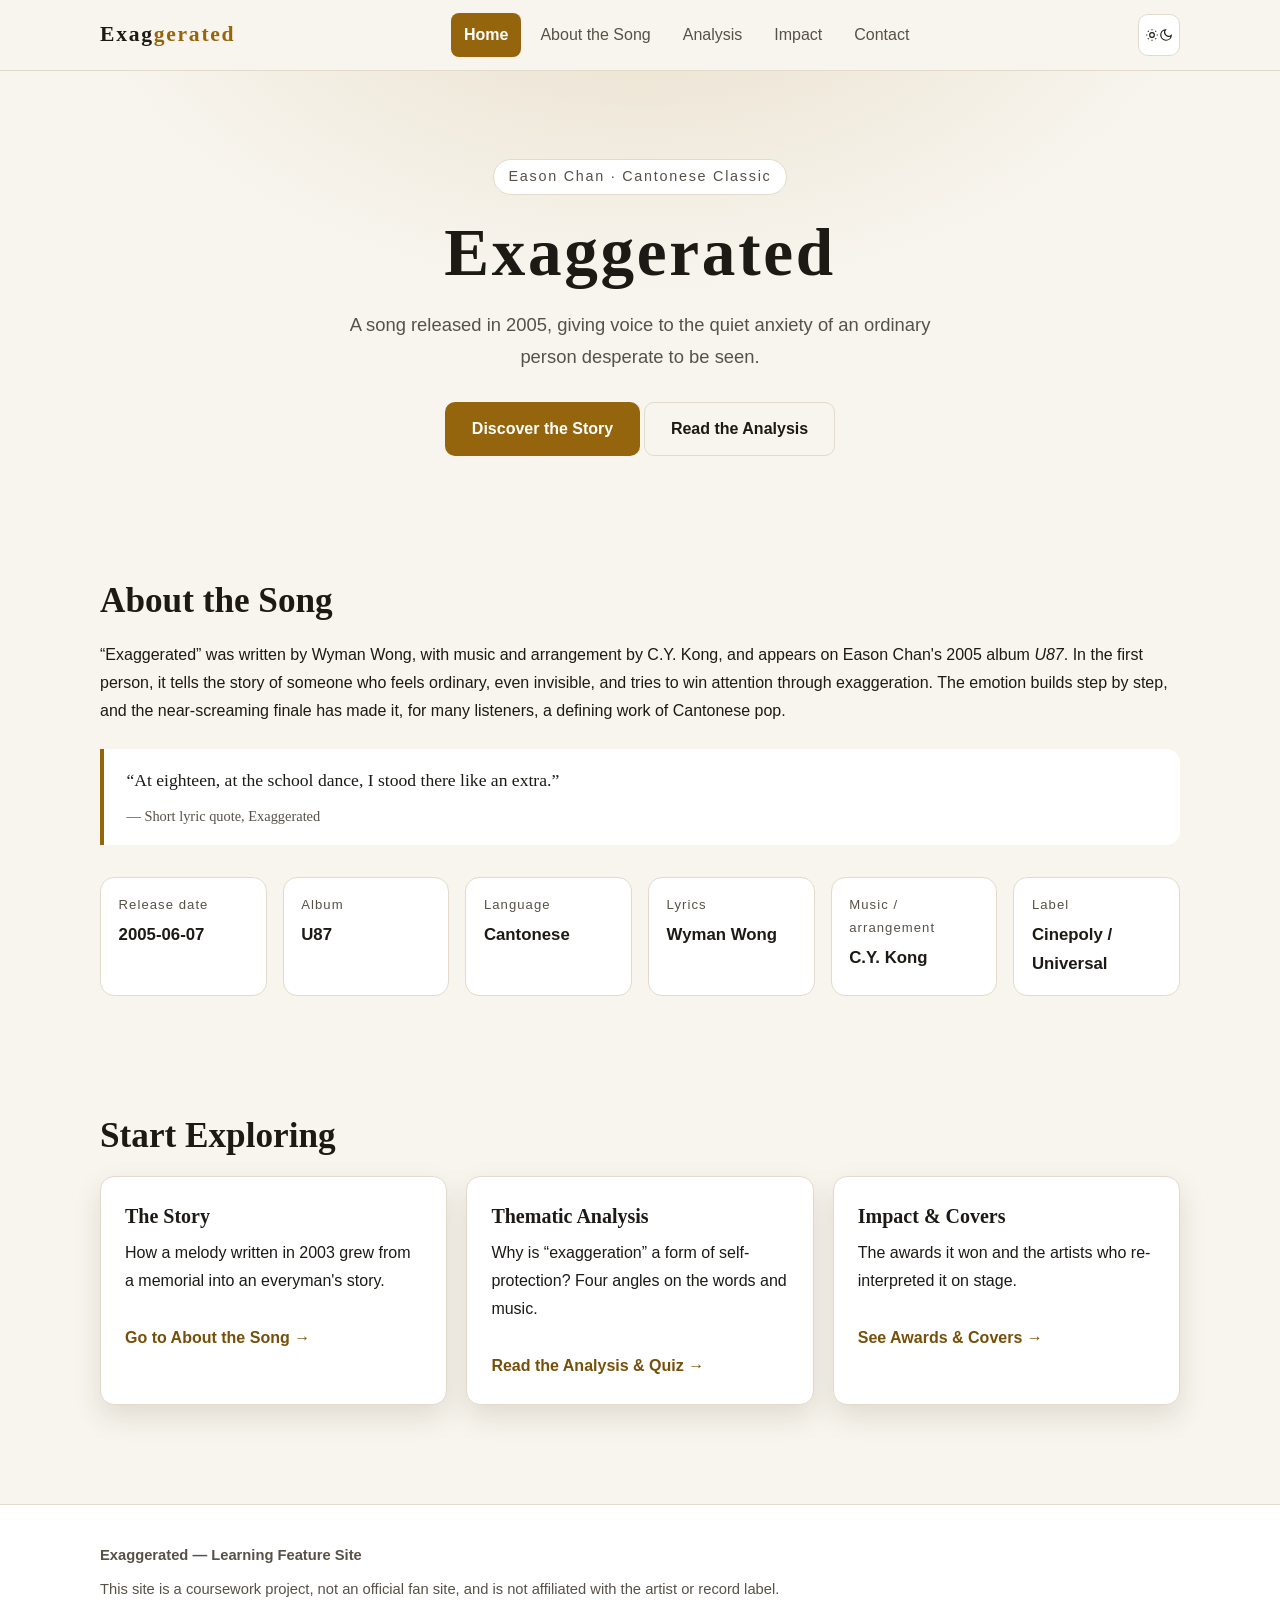
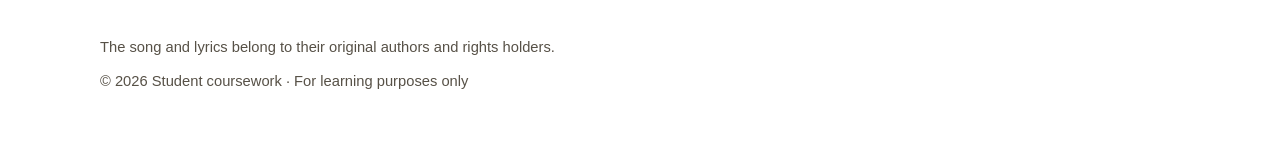
<file: index.html>
<!DOCTYPE html>
<html lang="en" data-theme="dark">
<head>
  <meta charset="UTF-8" />
  <meta name="viewport" content="width=device-width, initial-scale=1.0" />
  <title>Exaggerated · Eason Chan | Feature Site</title>
  <meta
    name="description"
    content="A feature site about Eason Chan's 'Exaggerated': the story behind the song, thematic analysis, awards and covers, with an interactive quiz."
  />
  <meta property="og:title" content="Exaggerated · An Eason Chan Feature" />
  <meta property="og:description" content="From its origins to its themes, understand an everyman's cry." />
  <meta property="og:type" content="website" />
  <meta property="og:site_name" content="Exaggerated Feature Site" />
  <meta property="og:url" content="https://zhangjingjun814.github.io/fukua/" />
  <meta property="og:image" content="https://zhangjingjun814.github.io/fukua/assets/og-image.png" />
  <meta property="og:image:width" content="1200" />
  <meta property="og:image:height" content="630" />
  <meta property="og:image:type" content="image/png" />
  <meta property="og:image:alt" content="Exaggerated — a feature site about Eason Chan's Cantonese song" />
  <meta name="twitter:card" content="summary_large_image" />

  <!-- Set the theme before rendering to avoid a light/dark flash -->
  <script>
    (function () {
      try {
        var saved = localStorage.getItem("theme");
        var prefersLight = window.matchMedia("(prefers-color-scheme: light)").matches;
        var theme = saved || (prefersLight ? "light" : "dark");
        document.documentElement.setAttribute("data-theme", theme);
      } catch (e) {
        document.documentElement.setAttribute("data-theme", "dark");
      }
    })();
  </script>

  <link rel="stylesheet" href="css/styles.css" />
</head>
<body>
  <a class="skip-link" href="#main">Skip to main content</a>

  <header class="site-header">
    <nav class="container nav-wrapper" aria-label="Primary">
      <a class="brand" href="index.html">Exag<span>gerated</span></a>

      <ul class="nav-list" id="nav-list">
        <li><a href="index.html" aria-current="page">Home</a></li>
        <li><a href="about.html">About the Song</a></li>
        <li><a href="analysis.html">Analysis</a></li>
        <li><a href="impact.html">Impact</a></li>
        <li><a href="contact.html">Contact</a></li>
      </ul>

      <div class="nav-actions">
        <button class="icon-btn" type="button" data-theme-toggle>
          <svg class="icon-sun" viewBox="0 0 24 24" fill="none" stroke="currentColor" stroke-width="2" aria-hidden="true">
            <circle cx="12" cy="12" r="4" />
            <path d="M12 2v2M12 20v2M4.9 4.9l1.4 1.4M17.7 17.7l1.4 1.4M2 12h2M20 12h2M4.9 19.1l1.4-1.4M17.7 6.3l1.4-1.4" />
          </svg>
          <svg class="icon-moon" viewBox="0 0 24 24" fill="none" stroke="currentColor" stroke-width="2" aria-hidden="true" hidden>
            <path d="M21 12.8A9 9 0 1 1 11.2 3 7 7 0 0 0 21 12.8z" />
          </svg>
        </button>

        <button class="icon-btn nav-toggle" type="button" data-nav-toggle
          aria-expanded="false" aria-controls="nav-list" aria-label="Open navigation menu">
          <svg viewBox="0 0 24 24" fill="none" stroke="currentColor" stroke-width="2" aria-hidden="true">
            <path d="M4 7h16M4 12h16M4 17h16" />
          </svg>
        </button>
      </div>
    </nav>
  </header>

  <main id="main">
    <section class="hero container">
      <p class="kicker">Eason Chan · Cantonese Classic</p>
      <h1>Exaggerated</h1>
      <p class="subtitle">
        A song released in 2005, giving voice to the quiet anxiety of an
        ordinary person desperate to be seen.
      </p>
      <div>
        <a class="btn btn--primary" href="about.html">Discover the Story</a>
        <a class="btn btn--ghost" href="analysis.html">Read the Analysis</a>
      </div>
    </section>

    <section class="section container">
      <h2>About the Song</h2>
      <p>
        “Exaggerated” was written by Wyman Wong, with music and arrangement by
        C.Y. Kong, and appears on Eason Chan's 2005 album <em>U87</em>. In the
        first person, it tells the story of someone who feels ordinary, even
        invisible, and tries to win attention through exaggeration. The emotion
        builds step by step, and the near-screaming finale has made it, for many
        listeners, a defining work of Cantonese pop.
      </p>
      <blockquote>
        “At eighteen, at the school dance, I stood there like an extra.”
        <cite>— Short lyric quote, Exaggerated</cite>
      </blockquote>

      <dl class="meta-grid">
        <div class="meta-item">
          <dt>Release date</dt>
          <dd>2005-06-07</dd>
        </div>
        <div class="meta-item">
          <dt>Album</dt>
          <dd>U87</dd>
        </div>
        <div class="meta-item">
          <dt>Language</dt>
          <dd>Cantonese</dd>
        </div>
        <div class="meta-item">
          <dt>Lyrics</dt>
          <dd>Wyman Wong</dd>
        </div>
        <div class="meta-item">
          <dt>Music / arrangement</dt>
          <dd>C.Y. Kong</dd>
        </div>
        <div class="meta-item">
          <dt>Label</dt>
          <dd>Cinepoly / Universal</dd>
        </div>
      </dl>
    </section>

    <section class="section container">
      <h2>Start Exploring</h2>
      <div class="cards">
        <article class="card">
          <h3>The Story</h3>
          <p>How a melody written in 2003 grew from a memorial into an everyman's story.</p>
          <a class="card-link" href="about.html">Go to About the Song →</a>
        </article>
        <article class="card">
          <h3>Thematic Analysis</h3>
          <p>Why is “exaggeration” a form of self-protection? Four angles on the words and music.</p>
          <a class="card-link" href="analysis.html">Read the Analysis &amp; Quiz →</a>
        </article>
        <article class="card">
          <h3>Impact &amp; Covers</h3>
          <p>The awards it won and the artists who re-interpreted it on stage.</p>
          <a class="card-link" href="impact.html">See Awards &amp; Covers →</a>
        </article>
      </div>
    </section>
  </main>

  <footer class="site-footer">
    <div class="container footer-grid">
      <div>
        <p><strong>Exaggerated — Learning Feature Site</strong></p>
        <p>This site is a coursework project, not an official fan site, and is not affiliated with the artist or record label.</p>
      </div>
      <div>
        <p>The song and lyrics belong to their original authors and rights holders.</p>
        <p>© 2026 Student coursework · For learning purposes only</p>
      </div>
    </div>
  </footer>

  <script src="js/main.js"></script>
</body>
</html>
</file>
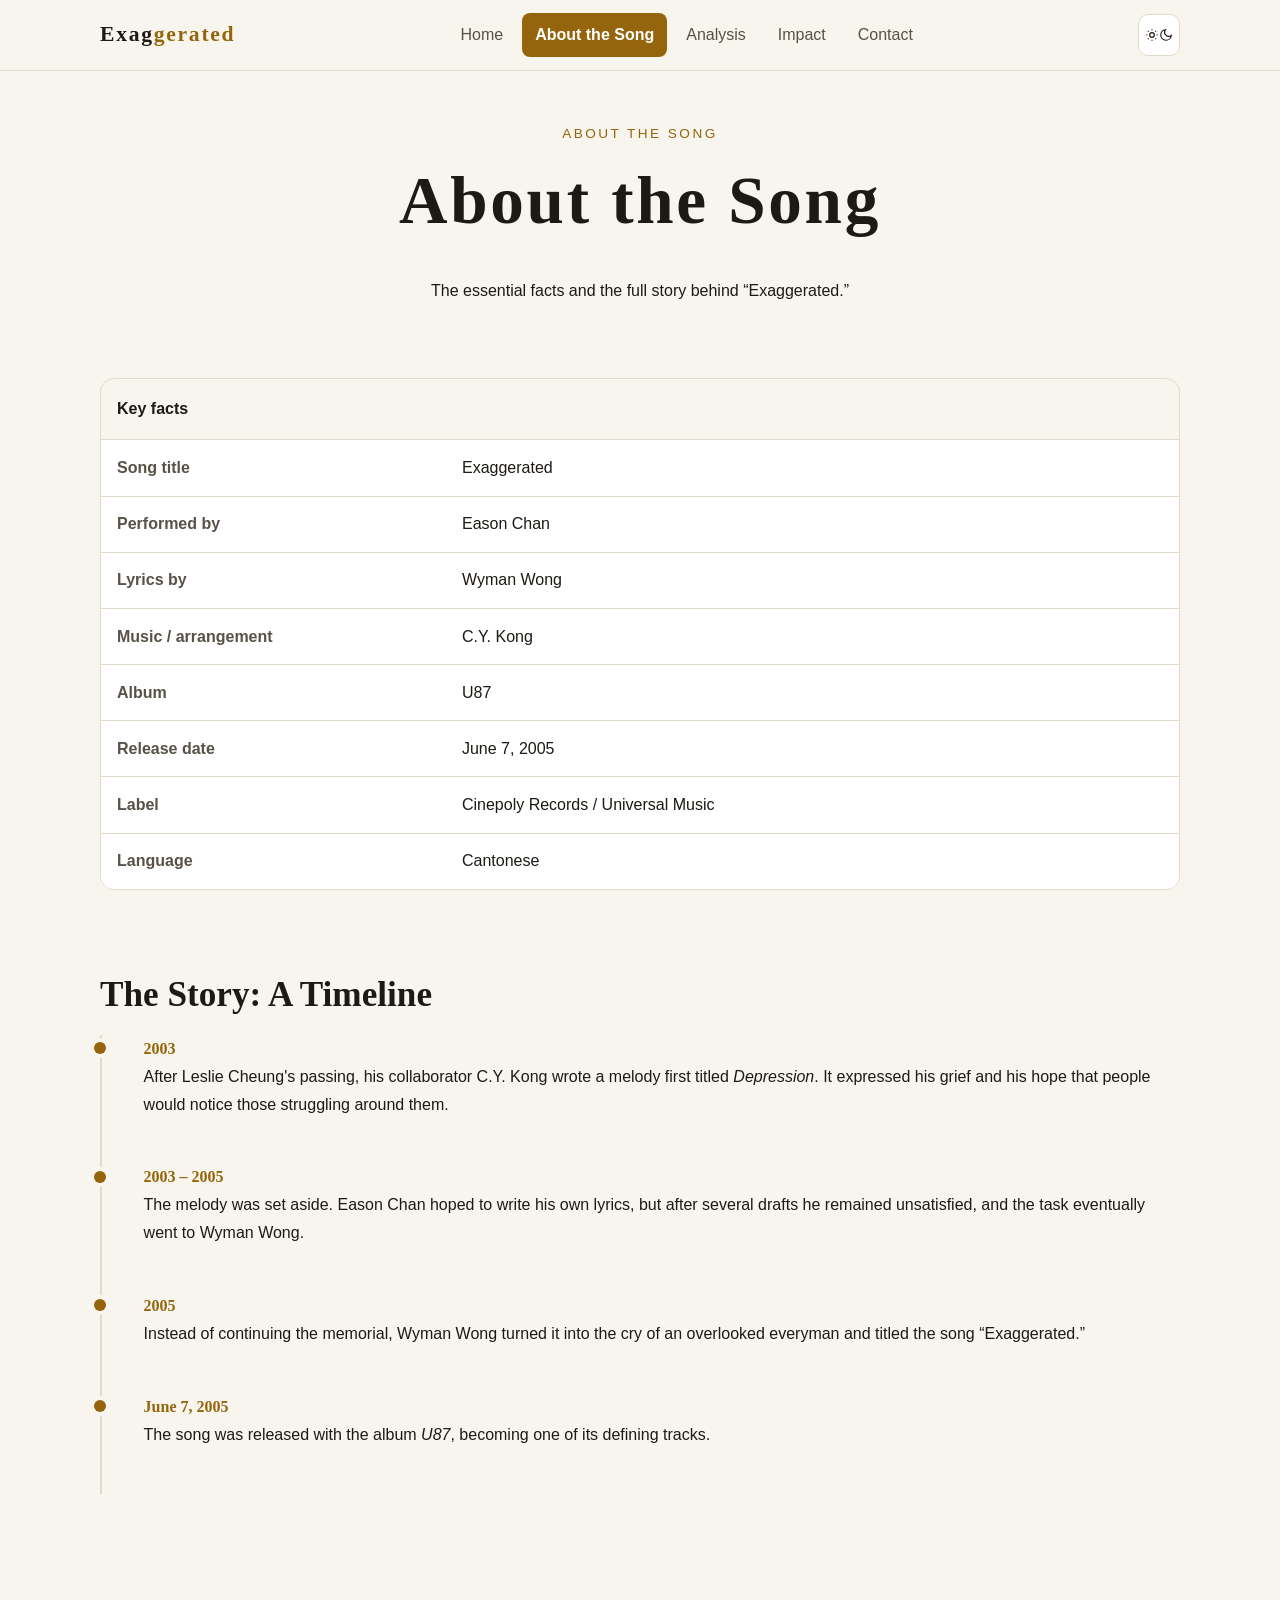
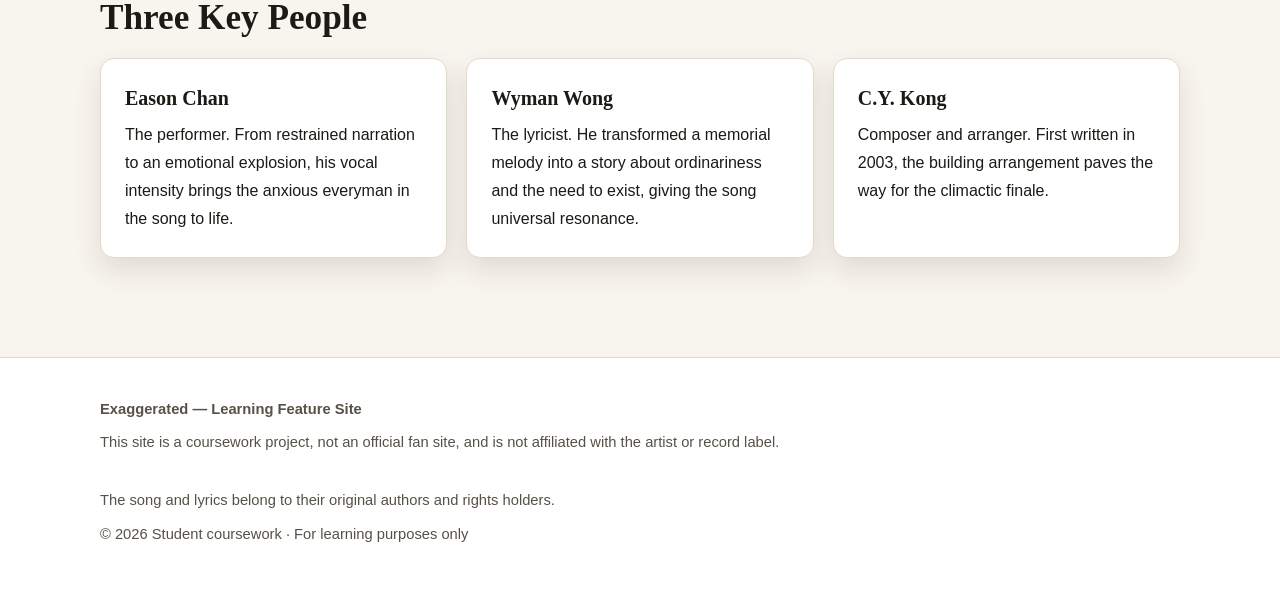
<file: about.html>
<!DOCTYPE html>
<html lang="en" data-theme="dark">
<head>
  <meta charset="UTF-8" />
  <meta name="viewport" content="width=device-width, initial-scale=1.0" />
  <title>About the Song · Exaggerated | Feature Site</title>
  <meta
    name="description"
    content="Key facts and the story behind Eason Chan's 'Exaggerated': from the 2003 melody Depression to a classic on the 2005 album U87."
  />
  <meta property="og:title" content="About the Song · Exaggerated" />
  <meta property="og:description" content="The release details and a timeline of how Exaggerated was made." />
  <meta property="og:type" content="website" />
  <meta property="og:site_name" content="Exaggerated Feature Site" />
  <meta property="og:url" content="https://zhangjingjun814.github.io/fukua/about.html" />
  <meta property="og:image" content="https://zhangjingjun814.github.io/fukua/assets/og-image.png" />
  <meta property="og:image:width" content="1200" />
  <meta property="og:image:height" content="630" />
  <meta property="og:image:type" content="image/png" />
  <meta property="og:image:alt" content="Exaggerated — a feature site about Eason Chan's Cantonese song" />
  <meta name="twitter:card" content="summary_large_image" />

  <script>
    (function () {
      try {
        var saved = localStorage.getItem("theme");
        var prefersLight = window.matchMedia("(prefers-color-scheme: light)").matches;
        var theme = saved || (prefersLight ? "light" : "dark");
        document.documentElement.setAttribute("data-theme", theme);
      } catch (e) {
        document.documentElement.setAttribute("data-theme", "dark");
      }
    })();
  </script>

  <link rel="stylesheet" href="css/styles.css" />
</head>
<body>
  <a class="skip-link" href="#main">Skip to main content</a>

  <header class="site-header">
    <nav class="container nav-wrapper" aria-label="Primary">
      <a class="brand" href="index.html">Exag<span>gerated</span></a>

      <ul class="nav-list" id="nav-list">
        <li><a href="index.html">Home</a></li>
        <li><a href="about.html" aria-current="page">About the Song</a></li>
        <li><a href="analysis.html">Analysis</a></li>
        <li><a href="impact.html">Impact</a></li>
        <li><a href="contact.html">Contact</a></li>
      </ul>

      <div class="nav-actions">
        <button class="icon-btn" type="button" data-theme-toggle>
          <svg class="icon-sun" viewBox="0 0 24 24" fill="none" stroke="currentColor" stroke-width="2" aria-hidden="true">
            <circle cx="12" cy="12" r="4" />
            <path d="M12 2v2M12 20v2M4.9 4.9l1.4 1.4M17.7 17.7l1.4 1.4M2 12h2M20 12h2M4.9 19.1l1.4-1.4M17.7 6.3l1.4-1.4" />
          </svg>
          <svg class="icon-moon" viewBox="0 0 24 24" fill="none" stroke="currentColor" stroke-width="2" aria-hidden="true" hidden>
            <path d="M21 12.8A9 9 0 1 1 11.2 3 7 7 0 0 0 21 12.8z" />
          </svg>
        </button>

        <button class="icon-btn nav-toggle" type="button" data-nav-toggle
          aria-expanded="false" aria-controls="nav-list" aria-label="Open navigation menu">
          <svg viewBox="0 0 24 24" fill="none" stroke="currentColor" stroke-width="2" aria-hidden="true">
            <path d="M4 7h16M4 12h16M4 17h16" />
          </svg>
        </button>
      </div>
    </nav>
  </header>

  <main id="main">
    <div class="page-head container">
      <p class="kicker">About the Song</p>
      <h1>About the Song</h1>
      <p>The essential facts and the full story behind “Exaggerated.”</p>
    </div>

    <section class="section--tight container">
      <div class="table-wrap">
        <table>
          <caption>Key facts</caption>
          <tbody>
            <tr><th scope="row">Song title</th><td>Exaggerated</td></tr>
            <tr><th scope="row">Performed by</th><td>Eason Chan</td></tr>
            <tr><th scope="row">Lyrics by</th><td>Wyman Wong</td></tr>
            <tr><th scope="row">Music / arrangement</th><td>C.Y. Kong</td></tr>
            <tr><th scope="row">Album</th><td>U87</td></tr>
            <tr><th scope="row">Release date</th><td>June 7, 2005</td></tr>
            <tr><th scope="row">Label</th><td>Cinepoly Records / Universal Music</td></tr>
            <tr><th scope="row">Language</th><td>Cantonese</td></tr>
          </tbody>
        </table>
      </div>
    </section>

    <section class="section container">
      <h2>The Story: A Timeline</h2>
      <ul class="timeline">
        <li>
          <time datetime="2003">2003</time>
          <p>
            After Leslie Cheung's passing, his collaborator C.Y. Kong wrote a
            melody first titled <em>Depression</em>. It expressed his grief and
            his hope that people would notice those struggling around them.
          </p>
        </li>
        <li>
          <time datetime="2003/2005">2003 – 2005</time>
          <p>
            The melody was set aside. Eason Chan hoped to write his own lyrics,
            but after several drafts he remained unsatisfied, and the task
            eventually went to Wyman Wong.
          </p>
        </li>
        <li>
          <time datetime="2005">2005</time>
          <p>
            Instead of continuing the memorial, Wyman Wong turned it into the
            cry of an overlooked everyman and titled the song “Exaggerated.”
          </p>
        </li>
        <li>
          <time datetime="2005-06-07">June 7, 2005</time>
          <p>The song was released with the album <em>U87</em>, becoming one of its defining tracks.</p>
        </li>
      </ul>
    </section>

    <section class="section container">
      <h2>Three Key People</h2>
      <div class="cards">
        <article class="card">
          <h3>Eason Chan</h3>
          <p>
            The performer. From restrained narration to an emotional explosion,
            his vocal intensity brings the anxious everyman in the song to life.
          </p>
        </article>
        <article class="card">
          <h3>Wyman Wong</h3>
          <p>
            The lyricist. He transformed a memorial melody into a story about
            ordinariness and the need to exist, giving the song universal resonance.
          </p>
        </article>
        <article class="card">
          <h3>C.Y. Kong</h3>
          <p>
            Composer and arranger. First written in 2003, the building
            arrangement paves the way for the climactic finale.
          </p>
        </article>
      </div>
    </section>
  </main>

  <footer class="site-footer">
    <div class="container footer-grid">
      <div>
        <p><strong>Exaggerated — Learning Feature Site</strong></p>
        <p>This site is a coursework project, not an official fan site, and is not affiliated with the artist or record label.</p>
      </div>
      <div>
        <p>The song and lyrics belong to their original authors and rights holders.</p>
        <p>© 2026 Student coursework · For learning purposes only</p>
      </div>
    </div>
  </footer>

  <script src="js/main.js"></script>
</body>
</html>
</file>
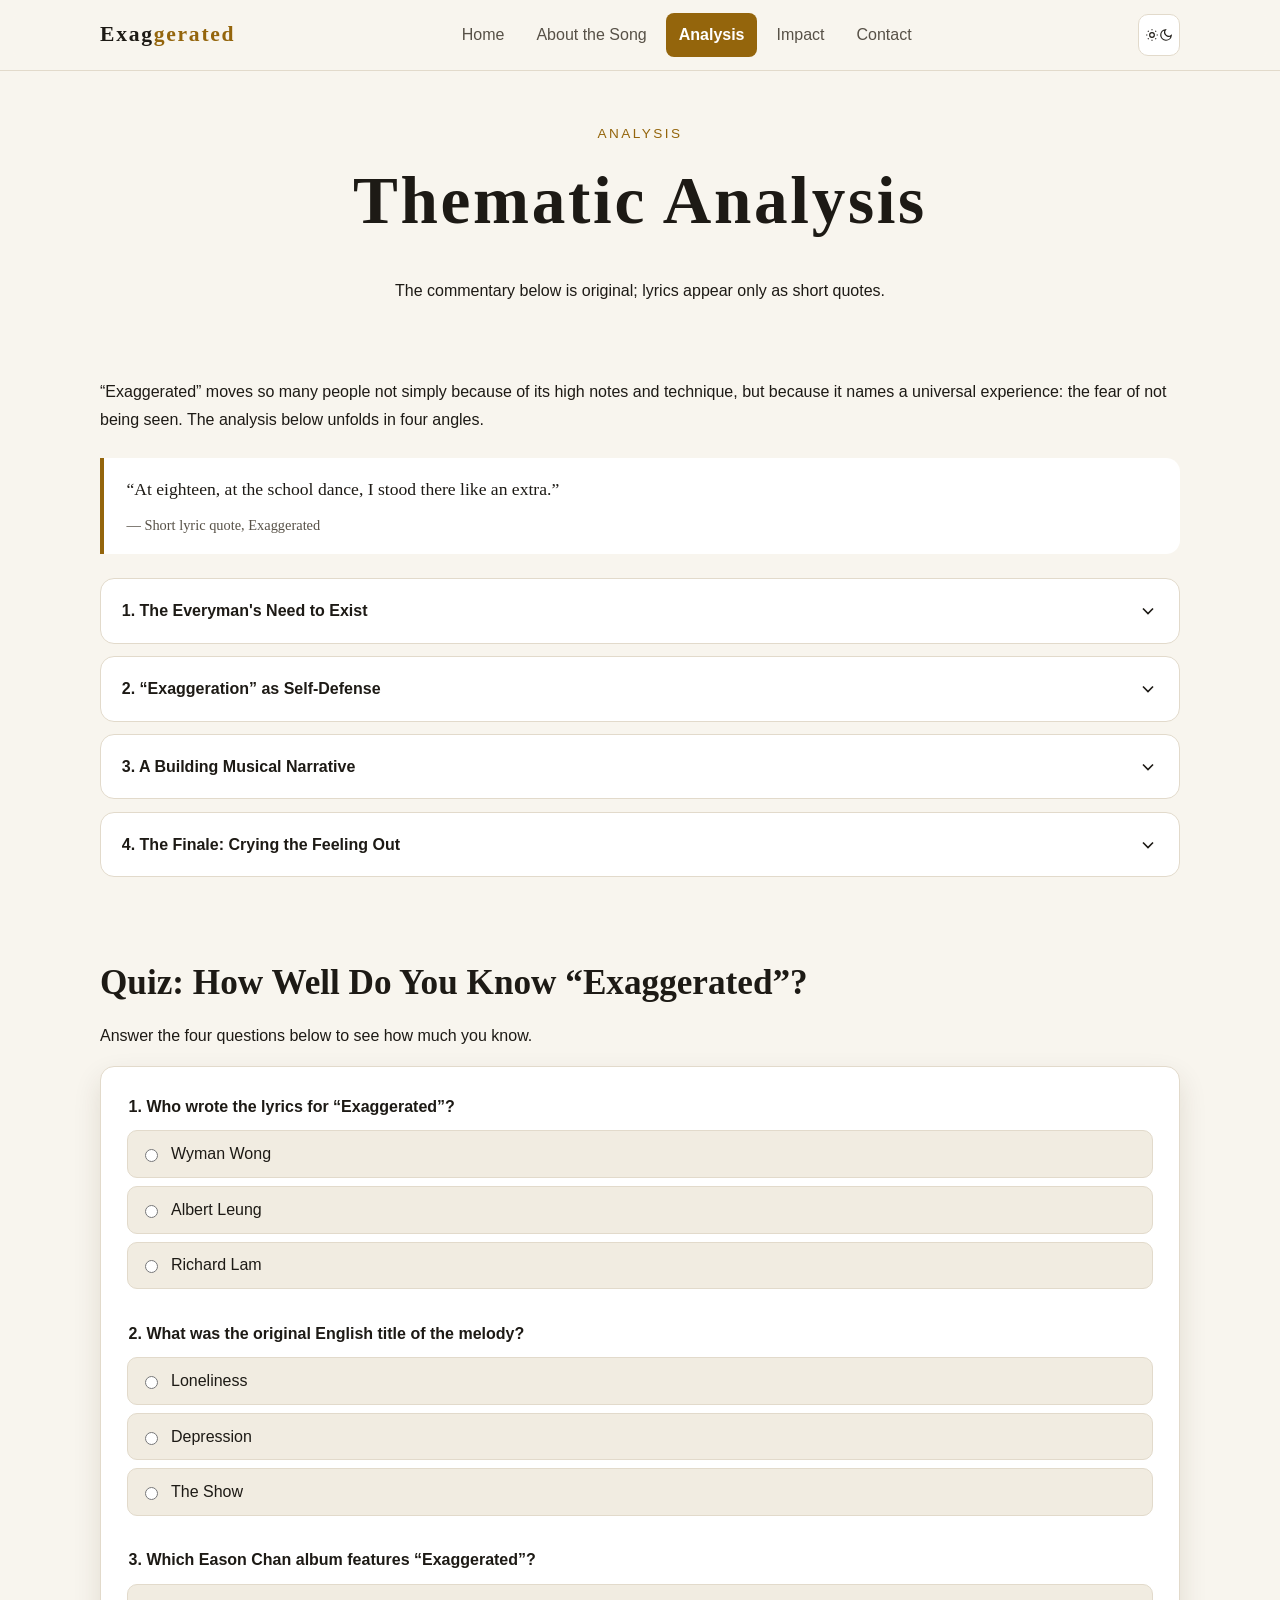
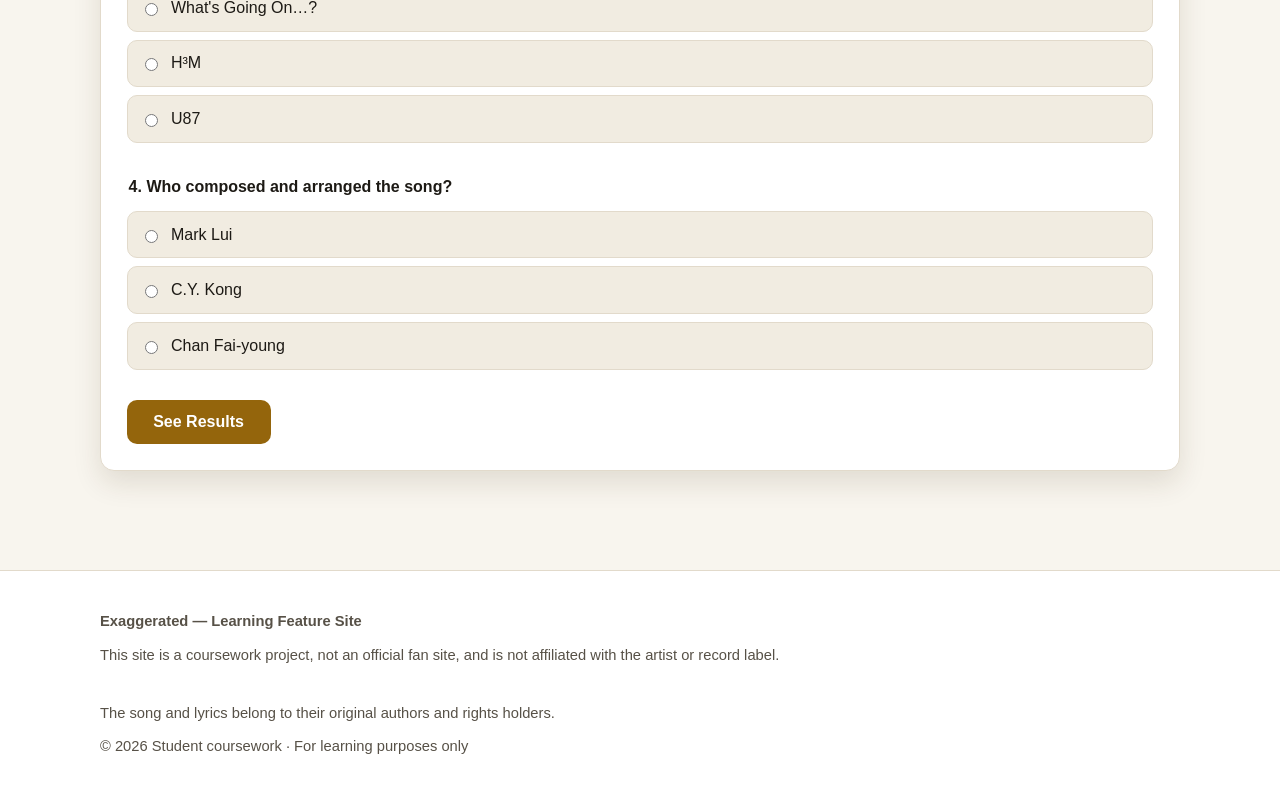
<file: analysis.html>
<!DOCTYPE html>
<html lang="en" data-theme="dark">
<head>
  <meta charset="UTF-8" />
  <meta name="viewport" content="width=device-width, initial-scale=1.0" />
  <title>Thematic Analysis · Exaggerated | Feature Site</title>
  <meta
    name="description"
    content="Four angles on the themes and musical expression of Eason Chan's 'Exaggerated', plus an interactive quiz to test your understanding."
  />
  <meta property="og:title" content="Thematic Analysis · Exaggerated" />
  <meta property="og:description" content="The everyman's psychology and dramatic music behind Exaggerated." />
  <meta property="og:type" content="website" />
  <meta property="og:site_name" content="Exaggerated Feature Site" />
  <meta property="og:url" content="https://zhangjingjun814.github.io/fukua/analysis.html" />
  <meta property="og:image" content="https://zhangjingjun814.github.io/fukua/assets/og-image.png" />
  <meta property="og:image:width" content="1200" />
  <meta property="og:image:height" content="630" />
  <meta property="og:image:type" content="image/png" />
  <meta property="og:image:alt" content="Exaggerated — a feature site about Eason Chan's Cantonese song" />
  <meta name="twitter:card" content="summary_large_image" />

  <script>
    (function () {
      try {
        var saved = localStorage.getItem("theme");
        var prefersLight = window.matchMedia("(prefers-color-scheme: light)").matches;
        var theme = saved || (prefersLight ? "light" : "dark");
        document.documentElement.setAttribute("data-theme", theme);
      } catch (e) {
        document.documentElement.setAttribute("data-theme", "dark");
      }
    })();
  </script>

  <link rel="stylesheet" href="css/styles.css" />
</head>
<body>
  <a class="skip-link" href="#main">Skip to main content</a>

  <header class="site-header">
    <nav class="container nav-wrapper" aria-label="Primary">
      <a class="brand" href="index.html">Exag<span>gerated</span></a>

      <ul class="nav-list" id="nav-list">
        <li><a href="index.html">Home</a></li>
        <li><a href="about.html">About the Song</a></li>
        <li><a href="analysis.html" aria-current="page">Analysis</a></li>
        <li><a href="impact.html">Impact</a></li>
        <li><a href="contact.html">Contact</a></li>
      </ul>

      <div class="nav-actions">
        <button class="icon-btn" type="button" data-theme-toggle>
          <svg class="icon-sun" viewBox="0 0 24 24" fill="none" stroke="currentColor" stroke-width="2" aria-hidden="true">
            <circle cx="12" cy="12" r="4" />
            <path d="M12 2v2M12 20v2M4.9 4.9l1.4 1.4M17.7 17.7l1.4 1.4M2 12h2M20 12h2M4.9 19.1l1.4-1.4M17.7 6.3l1.4-1.4" />
          </svg>
          <svg class="icon-moon" viewBox="0 0 24 24" fill="none" stroke="currentColor" stroke-width="2" aria-hidden="true" hidden>
            <path d="M21 12.8A9 9 0 1 1 11.2 3 7 7 0 0 0 21 12.8z" />
          </svg>
        </button>

        <button class="icon-btn nav-toggle" type="button" data-nav-toggle
          aria-expanded="false" aria-controls="nav-list" aria-label="Open navigation menu">
          <svg viewBox="0 0 24 24" fill="none" stroke="currentColor" stroke-width="2" aria-hidden="true">
            <path d="M4 7h16M4 12h16M4 17h16" />
          </svg>
        </button>
      </div>
    </nav>
  </header>

  <main id="main">
    <div class="page-head container">
      <p class="kicker">Analysis</p>
      <h1>Thematic Analysis</h1>
      <p>The commentary below is original; lyrics appear only as short quotes.</p>
    </div>

    <section class="section--tight container">
      <p>
        “Exaggerated” moves so many people not simply because of its high notes
        and technique, but because it names a universal experience: the fear of
        not being seen. The analysis below unfolds in four angles.
      </p>
      <blockquote>
        “At eighteen, at the school dance, I stood there like an extra.”
        <cite>— Short lyric quote, Exaggerated</cite>
      </blockquote>

      <div class="accordion">
        <div class="acc-item">
          <button class="acc-trigger" type="button" aria-expanded="false"
            aria-controls="panel-1">
            1. The Everyman's Need to Exist
            <svg class="chevron" viewBox="0 0 24 24" width="20" height="20"
              fill="none" stroke="currentColor" stroke-width="2" aria-hidden="true">
              <path d="M6 9l6 6 6-6" />
            </svg>
          </button>
          <div class="acc-panel" id="panel-1">
            <p>
              The protagonist is an utterly ordinary person: easy to miss in a
              crowd, and during school dances he can only stand in the corner.
              His wish is actually simple — to be noticed. This feeling of being
              a “transparent person” lets many listeners see themselves in him.
            </p>
          </div>
        </div>

        <div class="acc-item">
          <button class="acc-trigger" type="button" aria-expanded="false"
            aria-controls="panel-2">
            2. “Exaggeration” as Self-Defense
            <svg class="chevron" viewBox="0 0 24 24" width="20" height="20"
              fill="none" stroke="currentColor" stroke-width="2" aria-hidden="true">
              <path d="M6 9l6 6 6-6" />
            </svg>
          </button>
          <div class="acc-panel" id="panel-2">
            <p>
              The surface exaggeration is not a natural love of the spotlight;
              it is a defense mechanism. Because he is so afraid of being
              ignored, he deliberately makes noise. Using the slightly
              disapproving word “exaggerated,” the song reveals the anxiety and
              fragility beneath the performance, making the figure both absurd
              and heartbreaking.
            </p>
          </div>
        </div>

        <div class="acc-item">
          <button class="acc-trigger" type="button" aria-expanded="false"
            aria-controls="panel-3">
            3. A Building Musical Narrative
            <svg class="chevron" viewBox="0 0 24 24" width="20" height="20"
              fill="none" stroke="currentColor" stroke-width="2" aria-hidden="true">
              <path d="M6 9l6 6 6-6" />
            </svg>
          </button>
          <div class="acc-panel" id="panel-3">
            <p>
              The arrangement and the narration advance together. The opening
              sounds like talking to oneself, and as the sections unfold, the
              rhythm and instrumentation keep growing, steadily accumulating
              tension. The musical structure itself imitates a person moving
              from invisibility to the point where he can no longer hold back.
            </p>
          </div>
        </div>

        <div class="acc-item">
          <button class="acc-trigger" type="button" aria-expanded="false"
            aria-controls="panel-4">
            4. The Finale: Crying the Feeling Out
            <svg class="chevron" viewBox="0 0 24 24" width="20" height="20"
              fill="none" stroke="currentColor" stroke-width="2" aria-hidden="true">
              <path d="M6 9l6 6 6-6" />
            </svg>
          </button>
          <div class="acc-panel" id="panel-4">
            <p>
              The almost tearing high notes at the end are the total release of
              everything repressed before. When normal expression goes unheard,
              the protagonist can only speak in the most extreme way. This cry
              completes his emotional release and pushes the theme of wanting to
              be seen to its peak.
            </p>
          </div>
        </div>
      </div>
    </section>

    <section class="section container">
      <h2>Quiz: How Well Do You Know “Exaggerated”?</h2>
      <p>Answer the four questions below to see how much you know.</p>
      <div class="quiz" data-quiz></div>
    </section>
  </main>

  <footer class="site-footer">
    <div class="container footer-grid">
      <div>
        <p><strong>Exaggerated — Learning Feature Site</strong></p>
        <p>This site is a coursework project, not an official fan site, and is not affiliated with the artist or record label.</p>
      </div>
      <div>
        <p>The song and lyrics belong to their original authors and rights holders.</p>
        <p>© 2026 Student coursework · For learning purposes only</p>
      </div>
    </div>
  </footer>

  <script src="js/main.js"></script>
</body>
</html>
</file>
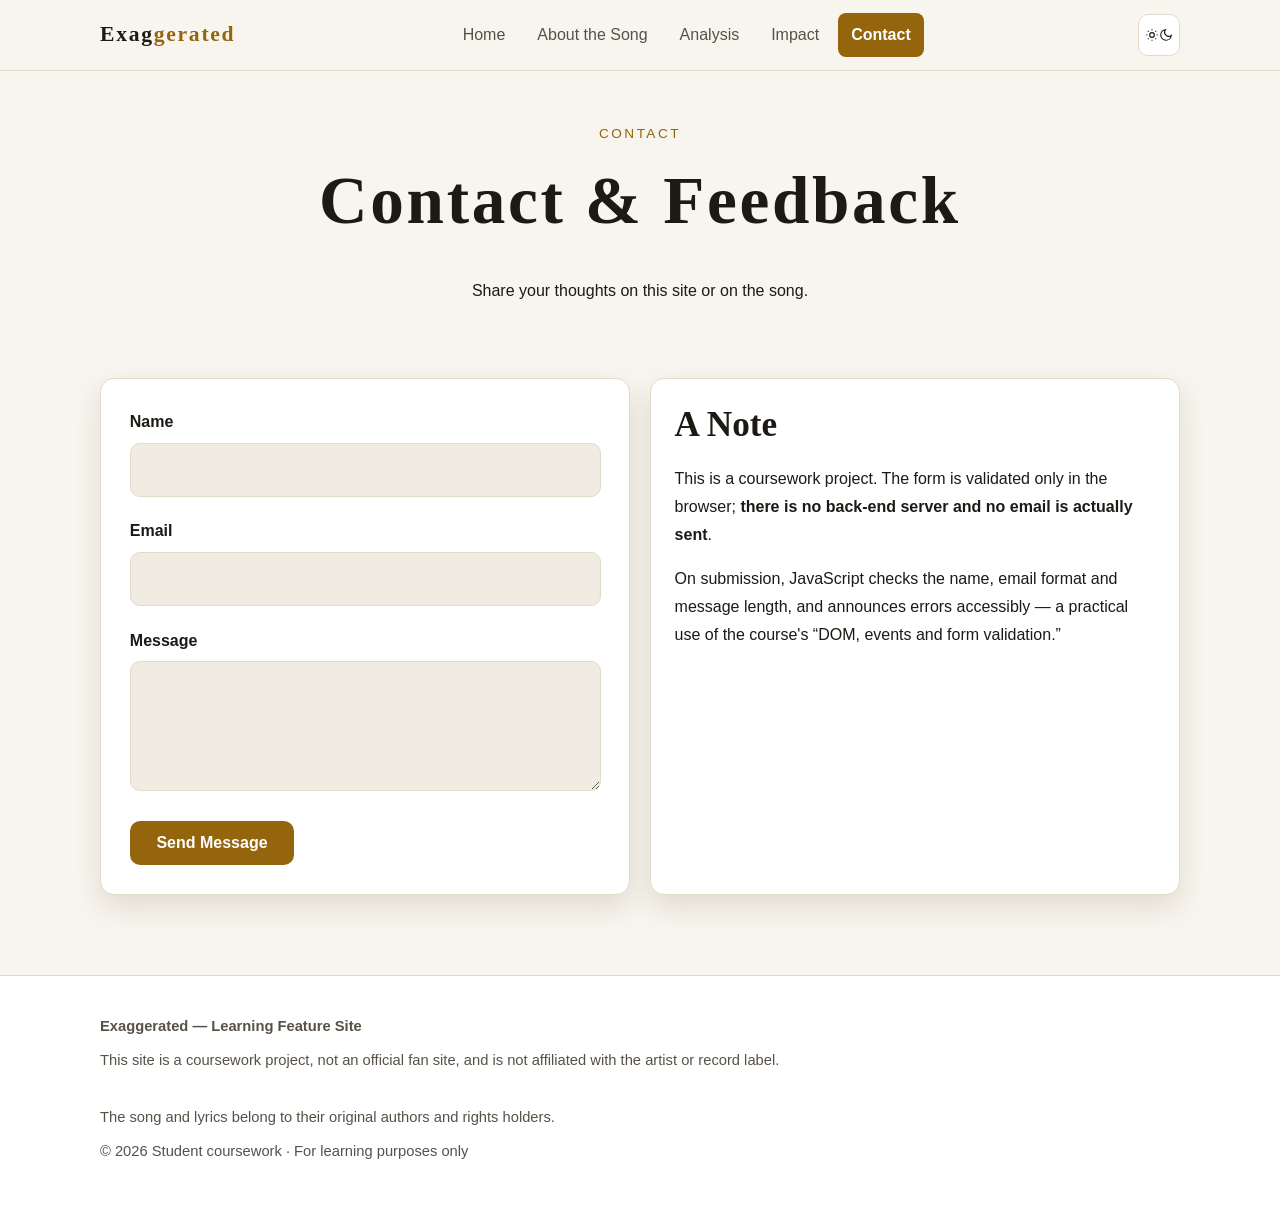
<file: contact.html>
<!DOCTYPE html>
<html lang="en" data-theme="dark">
<head>
  <meta charset="UTF-8" />
  <meta name="viewport" content="width=device-width, initial-scale=1.0" />
  <title>Contact · Exaggerated | Feature Site</title>
  <meta
    name="description"
    content="Leave a message for the Exaggerated feature site: a front-end form validation demo with no back-end, so no email is actually sent."
  />
  <meta property="og:title" content="Contact · Exaggerated" />
  <meta property="og:description" content="A contact form with accessible validation." />
  <meta property="og:type" content="website" />
  <meta property="og:site_name" content="Exaggerated Feature Site" />
  <meta property="og:url" content="https://zhangjingjun814.github.io/fukua/contact.html" />
  <meta property="og:image" content="https://zhangjingjun814.github.io/fukua/assets/og-image.png" />
  <meta property="og:image:width" content="1200" />
  <meta property="og:image:height" content="630" />
  <meta property="og:image:type" content="image/png" />
  <meta property="og:image:alt" content="Exaggerated — a feature site about Eason Chan's Cantonese song" />
  <meta name="twitter:card" content="summary_large_image" />

  <script>
    (function () {
      try {
        var saved = localStorage.getItem("theme");
        var prefersLight = window.matchMedia("(prefers-color-scheme: light)").matches;
        var theme = saved || (prefersLight ? "light" : "dark");
        document.documentElement.setAttribute("data-theme", theme);
      } catch (e) {
        document.documentElement.setAttribute("data-theme", "dark");
      }
    })();
  </script>

  <link rel="stylesheet" href="css/styles.css" />
</head>
<body>
  <a class="skip-link" href="#main">Skip to main content</a>

  <header class="site-header">
    <nav class="container nav-wrapper" aria-label="Primary">
      <a class="brand" href="index.html">Exag<span>gerated</span></a>

      <ul class="nav-list" id="nav-list">
        <li><a href="index.html">Home</a></li>
        <li><a href="about.html">About the Song</a></li>
        <li><a href="analysis.html">Analysis</a></li>
        <li><a href="impact.html">Impact</a></li>
        <li><a href="contact.html" aria-current="page">Contact</a></li>
      </ul>

      <div class="nav-actions">
        <button class="icon-btn" type="button" data-theme-toggle>
          <svg class="icon-sun" viewBox="0 0 24 24" fill="none" stroke="currentColor" stroke-width="2" aria-hidden="true">
            <circle cx="12" cy="12" r="4" />
            <path d="M12 2v2M12 20v2M4.9 4.9l1.4 1.4M17.7 17.7l1.4 1.4M2 12h2M20 12h2M4.9 19.1l1.4-1.4M17.7 6.3l1.4-1.4" />
          </svg>
          <svg class="icon-moon" viewBox="0 0 24 24" fill="none" stroke="currentColor" stroke-width="2" aria-hidden="true" hidden>
            <path d="M21 12.8A9 9 0 1 1 11.2 3 7 7 0 0 0 21 12.8z" />
          </svg>
        </button>

        <button class="icon-btn nav-toggle" type="button" data-nav-toggle
          aria-expanded="false" aria-controls="nav-list" aria-label="Open navigation menu">
          <svg viewBox="0 0 24 24" fill="none" stroke="currentColor" stroke-width="2" aria-hidden="true">
            <path d="M4 7h16M4 12h16M4 17h16" />
          </svg>
        </button>
      </div>
    </nav>
  </header>

  <main id="main">
    <div class="page-head container">
      <p class="kicker">Contact</p>
      <h1>Contact &amp; Feedback</h1>
      <p>Share your thoughts on this site or on the song.</p>
    </div>

    <section class="section--tight container">
      <div class="cards">
        <form class="form" data-contact-form novalidate>
          <div class="form-row">
            <label for="name">Name</label>
            <input type="text" id="name" name="name" autocomplete="name"
              required aria-describedby="name-error" />
            <p class="field-error" id="name-error" aria-live="polite"></p>
          </div>

          <div class="form-row">
            <label for="email">Email</label>
            <input type="email" id="email" name="email" autocomplete="email"
              required aria-describedby="email-error" />
            <p class="field-error" id="email-error" aria-live="polite"></p>
          </div>

          <div class="form-row">
            <label for="message">Message</label>
            <textarea id="message" name="message" required
              aria-describedby="message-error"></textarea>
            <p class="field-error" id="message-error" aria-live="polite"></p>
          </div>

          <button class="btn btn--primary" type="submit">Send Message</button>
          <p class="form-status" role="status" aria-live="polite"></p>
        </form>

        <div class="card">
          <h2>A Note</h2>
          <p>
            This is a coursework project. The form is validated only in the
            browser; <strong>there is no back-end server and no email is actually
            sent</strong>.
          </p>
          <p>
            On submission, JavaScript checks the name, email format and message
            length, and announces errors accessibly — a practical use of the
            course's “DOM, events and form validation.”
          </p>
        </div>
      </div>
    </section>
  </main>

  <footer class="site-footer">
    <div class="container footer-grid">
      <div>
        <p><strong>Exaggerated — Learning Feature Site</strong></p>
        <p>This site is a coursework project, not an official fan site, and is not affiliated with the artist or record label.</p>
      </div>
      <div>
        <p>The song and lyrics belong to their original authors and rights holders.</p>
        <p>© 2026 Student coursework · For learning purposes only</p>
      </div>
    </div>
  </footer>

  <script src="js/main.js"></script>
</body>
</html>
</file>
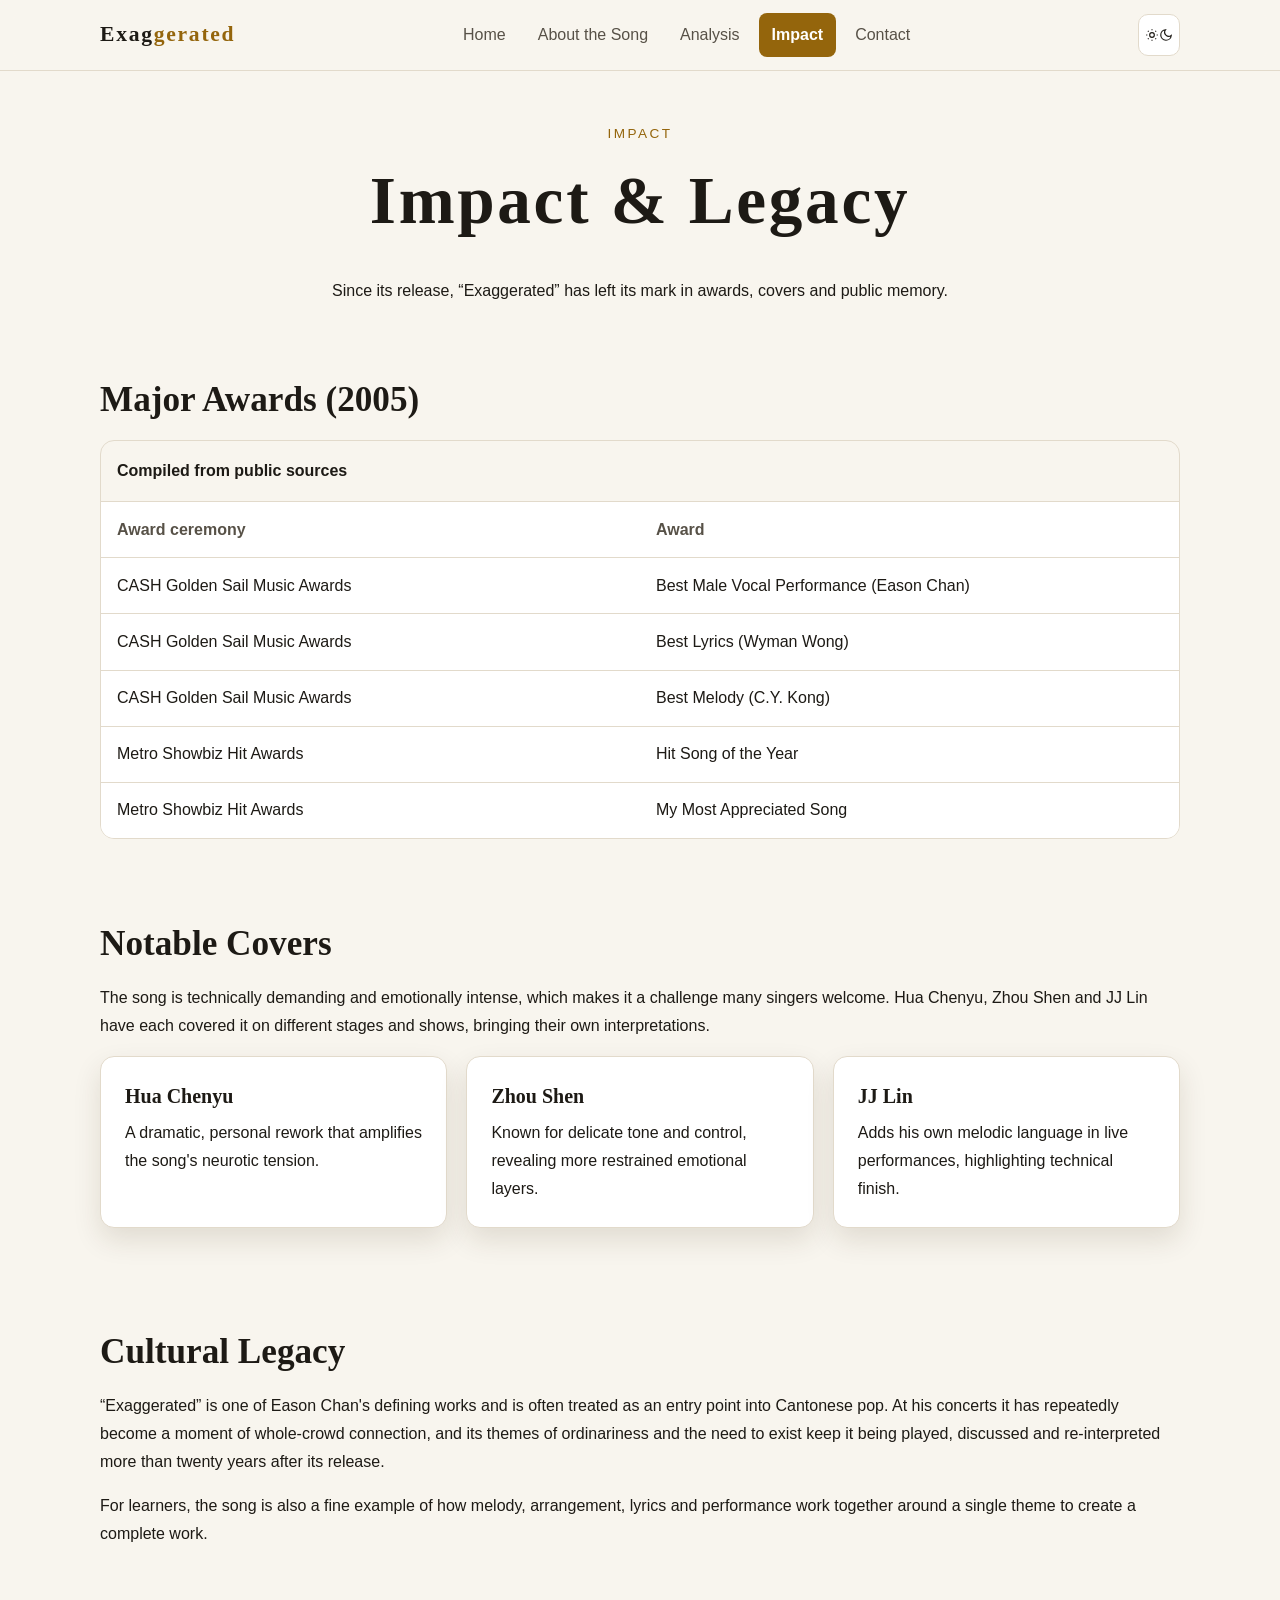
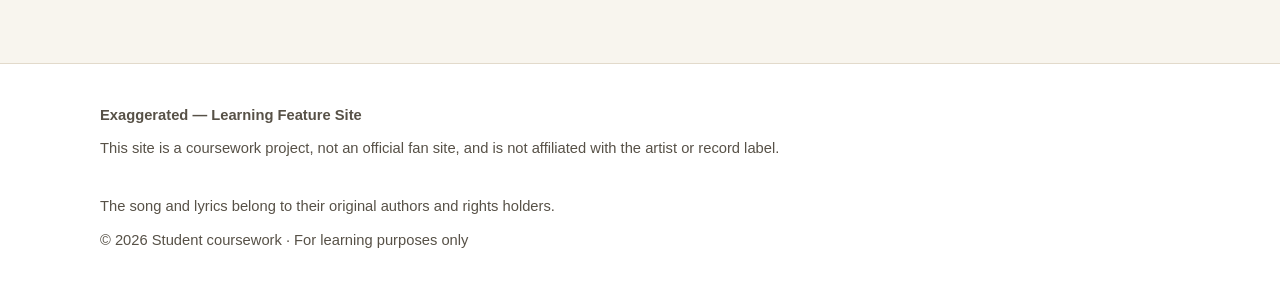
<file: impact.html>
<!DOCTYPE html>
<html lang="en" data-theme="dark">
<head>
  <meta charset="UTF-8" />
  <meta name="viewport" content="width=device-width, initial-scale=1.0" />
  <title>Impact · Exaggerated | Feature Site</title>
  <meta
    name="description"
    content="The awards, notable covers and cultural legacy of Eason Chan's 'Exaggerated': a Cantonese classic performed for more than twenty years."
  />
  <meta property="og:title" content="Impact &amp; Legacy · Exaggerated" />
  <meta property="og:description" content="Awards, covers and cultural influence at a glance." />
  <meta property="og:type" content="website" />
  <meta property="og:site_name" content="Exaggerated Feature Site" />
  <meta property="og:url" content="https://zhangjingjun814.github.io/fukua/impact.html" />
  <meta property="og:image" content="https://zhangjingjun814.github.io/fukua/assets/og-image.png" />
  <meta property="og:image:width" content="1200" />
  <meta property="og:image:height" content="630" />
  <meta property="og:image:type" content="image/png" />
  <meta property="og:image:alt" content="Exaggerated — a feature site about Eason Chan's Cantonese song" />
  <meta name="twitter:card" content="summary_large_image" />

  <script>
    (function () {
      try {
        var saved = localStorage.getItem("theme");
        var prefersLight = window.matchMedia("(prefers-color-scheme: light)").matches;
        var theme = saved || (prefersLight ? "light" : "dark");
        document.documentElement.setAttribute("data-theme", theme);
      } catch (e) {
        document.documentElement.setAttribute("data-theme", "dark");
      }
    })();
  </script>

  <link rel="stylesheet" href="css/styles.css" />
</head>
<body>
  <a class="skip-link" href="#main">Skip to main content</a>

  <header class="site-header">
    <nav class="container nav-wrapper" aria-label="Primary">
      <a class="brand" href="index.html">Exag<span>gerated</span></a>

      <ul class="nav-list" id="nav-list">
        <li><a href="index.html">Home</a></li>
        <li><a href="about.html">About the Song</a></li>
        <li><a href="analysis.html">Analysis</a></li>
        <li><a href="impact.html" aria-current="page">Impact</a></li>
        <li><a href="contact.html">Contact</a></li>
      </ul>

      <div class="nav-actions">
        <button class="icon-btn" type="button" data-theme-toggle>
          <svg class="icon-sun" viewBox="0 0 24 24" fill="none" stroke="currentColor" stroke-width="2" aria-hidden="true">
            <circle cx="12" cy="12" r="4" />
            <path d="M12 2v2M12 20v2M4.9 4.9l1.4 1.4M17.7 17.7l1.4 1.4M2 12h2M20 12h2M4.9 19.1l1.4-1.4M17.7 6.3l1.4-1.4" />
          </svg>
          <svg class="icon-moon" viewBox="0 0 24 24" fill="none" stroke="currentColor" stroke-width="2" aria-hidden="true" hidden>
            <path d="M21 12.8A9 9 0 1 1 11.2 3 7 7 0 0 0 21 12.8z" />
          </svg>
        </button>

        <button class="icon-btn nav-toggle" type="button" data-nav-toggle
          aria-expanded="false" aria-controls="nav-list" aria-label="Open navigation menu">
          <svg viewBox="0 0 24 24" fill="none" stroke="currentColor" stroke-width="2" aria-hidden="true">
            <path d="M4 7h16M4 12h16M4 17h16" />
          </svg>
        </button>
      </div>
    </nav>
  </header>

  <main id="main">
    <div class="page-head container">
      <p class="kicker">Impact</p>
      <h1>Impact &amp; Legacy</h1>
      <p>Since its release, “Exaggerated” has left its mark in awards, covers and public memory.</p>
    </div>

    <section class="section--tight container">
      <h2>Major Awards (2005)</h2>
      <div class="table-wrap">
        <table>
          <caption>Compiled from public sources</caption>
          <thead>
            <tr>
              <th scope="col">Award ceremony</th>
              <th scope="col">Award</th>
            </tr>
          </thead>
          <tbody>
            <tr>
              <td>CASH Golden Sail Music Awards</td>
              <td>Best Male Vocal Performance (Eason Chan)</td>
            </tr>
            <tr>
              <td>CASH Golden Sail Music Awards</td>
              <td>Best Lyrics (Wyman Wong)</td>
            </tr>
            <tr>
              <td>CASH Golden Sail Music Awards</td>
              <td>Best Melody (C.Y. Kong)</td>
            </tr>
            <tr>
              <td>Metro Showbiz Hit Awards</td>
              <td>Hit Song of the Year</td>
            </tr>
            <tr>
              <td>Metro Showbiz Hit Awards</td>
              <td>My Most Appreciated Song</td>
            </tr>
          </tbody>
        </table>
      </div>
    </section>

    <section class="section container">
      <h2>Notable Covers</h2>
      <p>
        The song is technically demanding and emotionally intense, which makes
        it a challenge many singers welcome. Hua Chenyu, Zhou Shen and JJ Lin
        have each covered it on different stages and shows, bringing their own
        interpretations.
      </p>
      <div class="cards">
        <article class="card">
          <h3>Hua Chenyu</h3>
          <p>A dramatic, personal rework that amplifies the song's neurotic tension.</p>
        </article>
        <article class="card">
          <h3>Zhou Shen</h3>
          <p>Known for delicate tone and control, revealing more restrained emotional layers.</p>
        </article>
        <article class="card">
          <h3>JJ Lin</h3>
          <p>Adds his own melodic language in live performances, highlighting technical finish.</p>
        </article>
      </div>
    </section>

    <section class="section container">
      <h2>Cultural Legacy</h2>
      <p>
        “Exaggerated” is one of Eason Chan's defining works and is often treated
        as an entry point into Cantonese pop. At his concerts it has repeatedly
        become a moment of whole-crowd connection, and its themes of ordinariness
        and the need to exist keep it being played, discussed and re-interpreted
        more than twenty years after its release.
      </p>
      <p>
        For learners, the song is also a fine example of how melody,
        arrangement, lyrics and performance work together around a single theme
        to create a complete work.
      </p>
    </section>
  </main>

  <footer class="site-footer">
    <div class="container footer-grid">
      <div>
        <p><strong>Exaggerated — Learning Feature Site</strong></p>
        <p>This site is a coursework project, not an official fan site, and is not affiliated with the artist or record label.</p>
      </div>
      <div>
        <p>The song and lyrics belong to their original authors and rights holders.</p>
        <p>© 2026 Student coursework · For learning purposes only</p>
      </div>
    </div>
  </footer>

  <script src="js/main.js"></script>
</body>
</html>
</file>
<file: css/styles.css>
/* =========================================================
   Exaggerated Feature Site — Site-wide styles
   Stage spotlight look, with light/dark themes and mobile-first layout
   ========================================================= */

/* ---------- Design tokens: dark theme (default, stage feel) ---------- */
:root {
  --bg: #0e0e14;
  --surface: #17171f;
  --surface-2: #20202b;
  --text: #ede9e0;
  --text-muted: #b3aea2;
  --border: #2d2d3a;
  --accent: #f0c15a;
  --accent-strong: #f6d383;
  --accent-on: #1c1502;
  --danger: #ff8585;
  --success: #83d6a0;
  --spot-glow: rgba(240, 193, 90, 0.22);
  --shadow: 0 12px 32px rgba(0, 0, 0, 0.45);

  --font-serif: Georgia, "Times New Roman", serif;
  --font-sans: -apple-system, BlinkMacSystemFont, "Segoe UI", Roboto,
    Helvetica, Arial, sans-serif;

  --radius: 14px;
  --maxw: 1080px;
}

/* ---------- Light theme ---------- */
[data-theme="light"] {
  --bg: #f8f5ee;
  --surface: #ffffff;
  --surface-2: #f1ece1;
  --text: #1d1a15;
  --text-muted: #575147;
  --border: #e2dacb;
  --accent: #94650c;
  --accent-strong: #76500a;
  --accent-on: #ffffff;
  --danger: #b3261e;
  --success: #1e6b3a;
  --spot-glow: rgba(148, 101, 12, 0.16);
  --shadow: 0 12px 28px rgba(60, 45, 10, 0.12);
}

/* ---------- Base reset ---------- */
*,
*::before,
*::after {
  box-sizing: border-box;
}

html {
  scroll-behavior: smooth;
}

body {
  margin: 0;
  font-family: var(--font-sans);
  font-size: 1rem;
  line-height: 1.75;
  color: var(--text);
  background-color: var(--bg);
  -webkit-font-smoothing: antialiased;
  transition: background-color 0.3s ease, color 0.3s ease;
}

img,
svg {
  max-width: 100%;
  display: block;
}

h1,
h2,
h3 {
  font-family: var(--font-serif);
  line-height: 1.25;
  color: var(--text);
  margin: 0 0 0.5em;
}

h1 {
  font-size: clamp(2.4rem, 7vw, 4.2rem);
  letter-spacing: 0.04em;
}

h2 {
  font-size: clamp(1.6rem, 4vw, 2.2rem);
}

h3 {
  font-size: 1.25rem;
}

p {
  margin: 0 0 1em;
}

a {
  color: var(--accent-strong);
  text-decoration: none;
}

a:hover {
  text-decoration: underline;
}

/* Keep keyboard focus clearly visible (accessibility) */
:focus-visible {
  outline: 3px solid var(--accent);
  outline-offset: 2px;
  border-radius: 4px;
}

/* Text intended only for screen readers */
.visually-hidden {
  position: absolute;
  width: 1px;
  height: 1px;
  padding: 0;
  margin: -1px;
  overflow: hidden;
  clip: rect(0 0 0 0);
  white-space: nowrap;
  border: 0;
}

/* ---------- Skip link ---------- */
.skip-link {
  position: absolute;
  left: 1rem;
  top: -3rem;
  z-index: 100;
  padding: 0.6rem 1rem;
  background: var(--accent);
  color: var(--accent-on);
  border-radius: 0 0 8px 8px;
  font-weight: 700;
  transition: top 0.2s ease;
}

.skip-link:focus {
  top: 0;
}

/* ---------- Layout container ---------- */
.container {
  width: min(100% - 2.5rem, var(--maxw));
  margin-inline: auto;
}

.section {
  padding: 3.2rem 0;
}

.section--tight {
  padding: 2rem 0;
}

/* ---------- Header and navigation ---------- */
.site-header {
  position: sticky;
  top: 0;
  z-index: 50;
  background: color-mix(in srgb, var(--bg) 86%, transparent);
  backdrop-filter: blur(10px);
  border-bottom: 1px solid var(--border);
}

.nav-wrapper {
  display: flex;
  align-items: center;
  justify-content: space-between;
  gap: 1rem;
  padding-block: 0.8rem;
}

.brand {
  font-family: var(--font-serif);
  font-size: 1.35rem;
  font-weight: 700;
  letter-spacing: 0.08em;
  color: var(--text);
}

.brand:hover {
  text-decoration: none;
}

.brand span {
  color: var(--accent);
}

.nav-list {
  display: flex;
  align-items: center;
  gap: 0.4rem;
  list-style: none;
  margin: 0;
  padding: 0;
}

.nav-list a {
  display: block;
  padding: 0.5rem 0.8rem;
  border-radius: 8px;
  color: var(--text-muted);
  font-weight: 500;
}

.nav-list a:hover {
  color: var(--text);
  background: var(--surface-2);
  text-decoration: none;
}

.nav-list a[aria-current="page"] {
  color: var(--accent-on);
  background: var(--accent);
  font-weight: 700;
}

/* Action area on the right of the navigation bar */
.nav-actions {
  display: flex;
  align-items: center;
  gap: 0.5rem;
}

.icon-btn {
  display: inline-flex;
  align-items: center;
  justify-content: center;
  width: 42px;
  height: 42px;
  border: 1px solid var(--border);
  border-radius: 10px;
  background: var(--surface);
  color: var(--text);
  cursor: pointer;
}

.icon-btn:hover {
  background: var(--surface-2);
}

.icon-btn svg {
  width: 20px;
  height: 20px;
}

/* Hamburger button: hidden by default, shown on mobile */
.nav-toggle {
  display: none;
}

/* ---------- Hero + spotlight ---------- */
.hero {
  position: relative;
  overflow: hidden;
  padding: 5.5rem 0 4.5rem;
  text-align: center;
}

/* Spotlight glow */
.hero::before {
  content: "";
  position: absolute;
  inset: -30% -10% auto;
  height: 90%;
  background: radial-gradient(
    ellipse at 50% 0%,
    var(--spot-glow) 0%,
    transparent 62%
  );
  pointer-events: none;
}

.hero > * {
  position: relative;
}

.hero .kicker {
  display: inline-block;
  margin-bottom: 1rem;
  padding: 0.3rem 0.9rem;
  border: 1px solid var(--border);
  border-radius: 999px;
  color: var(--text-muted);
  font-size: 0.9rem;
  letter-spacing: 0.12em;
  background: var(--surface);
}

.hero h1 {
  margin-bottom: 0.2em;
}

.hero .subtitle {
  max-width: 640px;
  margin: 0 auto 1.8rem;
  font-size: 1.15rem;
  color: var(--text-muted);
}

/* Page header for ordinary pages (not the home page) */
.page-head {
  padding: 3.2rem 0 1.6rem;
  text-align: center;
}

.page-head .kicker {
  color: var(--accent);
  letter-spacing: 0.18em;
  font-size: 0.85rem;
  text-transform: uppercase;
}

/* ---------- Buttons ---------- */
.btn {
  display: inline-block;
  padding: 0.75rem 1.6rem;
  border-radius: 10px;
  border: 1px solid transparent;
  font-weight: 700;
  font-size: 1rem;
  cursor: pointer;
  transition: transform 0.15s ease, background-color 0.2s ease;
}

.btn:hover {
  text-decoration: none;
  transform: translateY(-2px);
}

.btn--primary {
  background: var(--accent);
  color: var(--accent-on);
}

.btn--ghost {
  background: transparent;
  color: var(--text);
  border-color: var(--border);
}

.btn--ghost:hover {
  background: var(--surface-2);
}

/* ---------- Card grid ---------- */
.cards {
  display: grid;
  grid-template-columns: repeat(auto-fit, minmax(240px, 1fr));
  gap: 1.2rem;
}

.card {
  background: var(--surface);
  border: 1px solid var(--border);
  border-radius: var(--radius);
  padding: 1.5rem;
  box-shadow: var(--shadow);
}

.card h3 {
  margin-top: 0.2rem;
}

.card p:last-child {
  margin-bottom: 0;
}

.card-link {
  display: inline-block;
  margin-top: 0.8rem;
  font-weight: 700;
}

/* Definition-list overview grid on the home page */
.meta-grid {
  display: grid;
  grid-template-columns: repeat(auto-fit, minmax(150px, 1fr));
  gap: 1rem;
  margin-top: 2rem;
}

.meta-item {
  background: var(--surface);
  border: 1px solid var(--border);
  border-radius: var(--radius);
  padding: 1rem 1.1rem;
  text-align: left;
}

.meta-item dt {
  font-size: 0.82rem;
  color: var(--text-muted);
  letter-spacing: 0.08em;
}

.meta-item dd {
  margin: 0.2rem 0 0;
  font-weight: 700;
  font-size: 1.05rem;
}

/* ---------- Information tables ---------- */
.table-wrap {
  overflow-x: auto;
  border: 1px solid var(--border);
  border-radius: var(--radius);
}

table {
  width: 100%;
  border-collapse: collapse;
  background: var(--surface);
  text-align: left;
  min-width: 420px;
}

caption {
  padding: 1rem;
  font-weight: 700;
  text-align: left;
}

th,
td {
  padding: 0.85rem 1rem;
  border-top: 1px solid var(--border);
  vertical-align: top;
}

th {
  width: 32%;
  color: var(--text-muted);
  font-weight: 600;
}

/* ---------- Timeline ---------- */
.timeline {
  list-style: none;
  margin: 0;
  padding: 0 0 0 1.8rem;
  border-left: 2px solid var(--border);
}

.timeline li {
  position: relative;
  padding: 0 0 1.8rem 0.8rem;
}

.timeline li::before {
  content: "";
  position: absolute;
  left: -2.32rem;
  top: 0.45rem;
  width: 12px;
  height: 12px;
  border-radius: 50%;
  background: var(--accent);
  box-shadow: 0 0 0 4px var(--bg);
}

.timeline time {
  display: block;
  font-weight: 700;
  color: var(--accent);
  font-family: var(--font-serif);
}

/* ---------- Blockquotes ---------- */
blockquote {
  margin: 1.5rem 0;
  padding: 1rem 1.4rem;
  border-left: 4px solid var(--accent);
  background: var(--surface);
  border-radius: 0 var(--radius) var(--radius) 0;
  font-family: var(--font-serif);
  font-size: 1.1rem;
}

blockquote cite {
  display: block;
  margin-top: 0.5rem;
  font-size: 0.9rem;
  color: var(--text-muted);
  font-style: normal;
}

/* ---------- Accordion ---------- */
.accordion {
  display: grid;
  gap: 0.8rem;
}

.acc-item {
  border: 1px solid var(--border);
  border-radius: var(--radius);
  background: var(--surface);
  overflow: hidden;
}

.acc-trigger {
  width: 100%;
  display: flex;
  align-items: center;
  justify-content: space-between;
  gap: 1rem;
  padding: 1.1rem 1.3rem;
  border: 0;
  background: transparent;
  color: var(--text);
  font: inherit;
  font-weight: 700;
  text-align: left;
  cursor: pointer;
}

.acc-trigger .chevron {
  flex: none;
  transition: transform 0.25s ease;
}

.acc-trigger[aria-expanded="true"] .chevron {
  transform: rotate(180deg);
}

.acc-panel {
  padding: 0 1.3rem;
  max-height: 0;
  overflow: hidden;
  transition: max-height 0.3s ease, padding 0.3s ease;
}

.acc-trigger[aria-expanded="true"] + .acc-panel {
  padding: 0 1.3rem 1.3rem;
}

/* ---------- Quiz ---------- */
.quiz {
  background: var(--surface);
  border: 1px solid var(--border);
  border-radius: var(--radius);
  padding: 1.6rem;
  box-shadow: var(--shadow);
}

.quiz-question {
  margin-bottom: 1.4rem;
}

.quiz-question fieldset {
  border: 0;
  padding: 0;
  margin: 0;
}

.quiz-question legend {
  font-weight: 700;
  margin-bottom: 0.6rem;
}

.quiz-option {
  display: flex;
  align-items: center;
  gap: 0.6rem;
  padding: 0.55rem 0.8rem;
  border: 1px solid var(--border);
  border-radius: 10px;
  margin-bottom: 0.5rem;
  cursor: pointer;
  background: var(--surface-2);
}

.quiz-option:hover {
  border-color: var(--accent);
}

.quiz-result {
  margin-top: 1rem;
  padding: 1rem 1.2rem;
  border-radius: 10px;
  font-weight: 700;
  display: none;
}

.quiz-result.show {
  display: block;
}

.quiz-result--ok {
  background: color-mix(in srgb, var(--success) 18%, transparent);
  color: var(--success);
}

.quiz-result--bad {
  background: color-mix(in srgb, var(--danger) 18%, transparent);
  color: var(--danger);
}

/* ---------- Forms ---------- */
.form {
  background: var(--surface);
  border: 1px solid var(--border);
  border-radius: var(--radius);
  padding: 1.8rem;
  box-shadow: var(--shadow);
}

.form-row {
  margin-bottom: 1.3rem;
}

.form-row label {
  display: block;
  font-weight: 700;
  margin-bottom: 0.4rem;
}

.form-row input,
.form-row textarea {
  width: 100%;
  padding: 0.75rem 0.9rem;
  border: 1px solid var(--border);
  border-radius: 10px;
  background: var(--surface-2);
  color: var(--text);
  font: inherit;
}

.form-row input:focus,
.form-row textarea:focus {
  border-color: var(--accent);
  outline: none;
}

.form-row textarea {
  min-height: 130px;
  resize: vertical;
}

.field-error {
  display: none;
  margin-top: 0.4rem;
  color: var(--danger);
  font-size: 0.9rem;
  font-weight: 600;
}

.form-row.invalid .field-error {
  display: block;
}

.form-row.invalid input,
.form-row.invalid textarea {
  border-color: var(--danger);
}

.form-status {
  margin-top: 1rem;
  padding: 0.9rem 1.1rem;
  border-radius: 10px;
  font-weight: 700;
  display: none;
}

.form-status.show {
  display: block;
}

.form-status--ok {
  background: color-mix(in srgb, var(--success) 18%, transparent);
  color: var(--success);
}

/* ---------- Footer ---------- */
.site-footer {
  border-top: 1px solid var(--border);
  background: var(--surface);
  padding: 2.4rem 0;
  margin-top: 3rem;
  color: var(--text-muted);
  font-size: 0.92rem;
}

.footer-grid {
  display: flex;
  flex-wrap: wrap;
  justify-content: space-between;
  gap: 1.5rem;
}

.site-footer p {
  margin-bottom: 0.5rem;
}

/* ---------- Responsive: tablet / phone ---------- */
@media (max-width: 760px) {
  .nav-toggle {
    display: inline-flex;
  }

  .nav-list {
    position: absolute;
    left: 0;
    right: 0;
    top: 100%;
    flex-direction: column;
    align-items: stretch;
    gap: 0.2rem;
    padding: 0.8rem 1.2rem 1.2rem;
    background: var(--bg);
    border-bottom: 1px solid var(--border);
    display: none;
  }

  .nav-list.open {
    display: flex;
  }

  .nav-list a {
    padding: 0.8rem 1rem;
  }

  .hero {
    padding: 3.8rem 0 3rem;
  }

  .section {
    padding: 2.4rem 0;
  }
}

/* Respect the user's preference for reduced motion */
@media (prefers-reduced-motion: reduce) {
  *,
  *::before,
  *::after {
    animation-duration: 0.01ms !important;
    transition-duration: 0.01ms !important;
    scroll-behavior: auto !important;
  }
}
</file>
